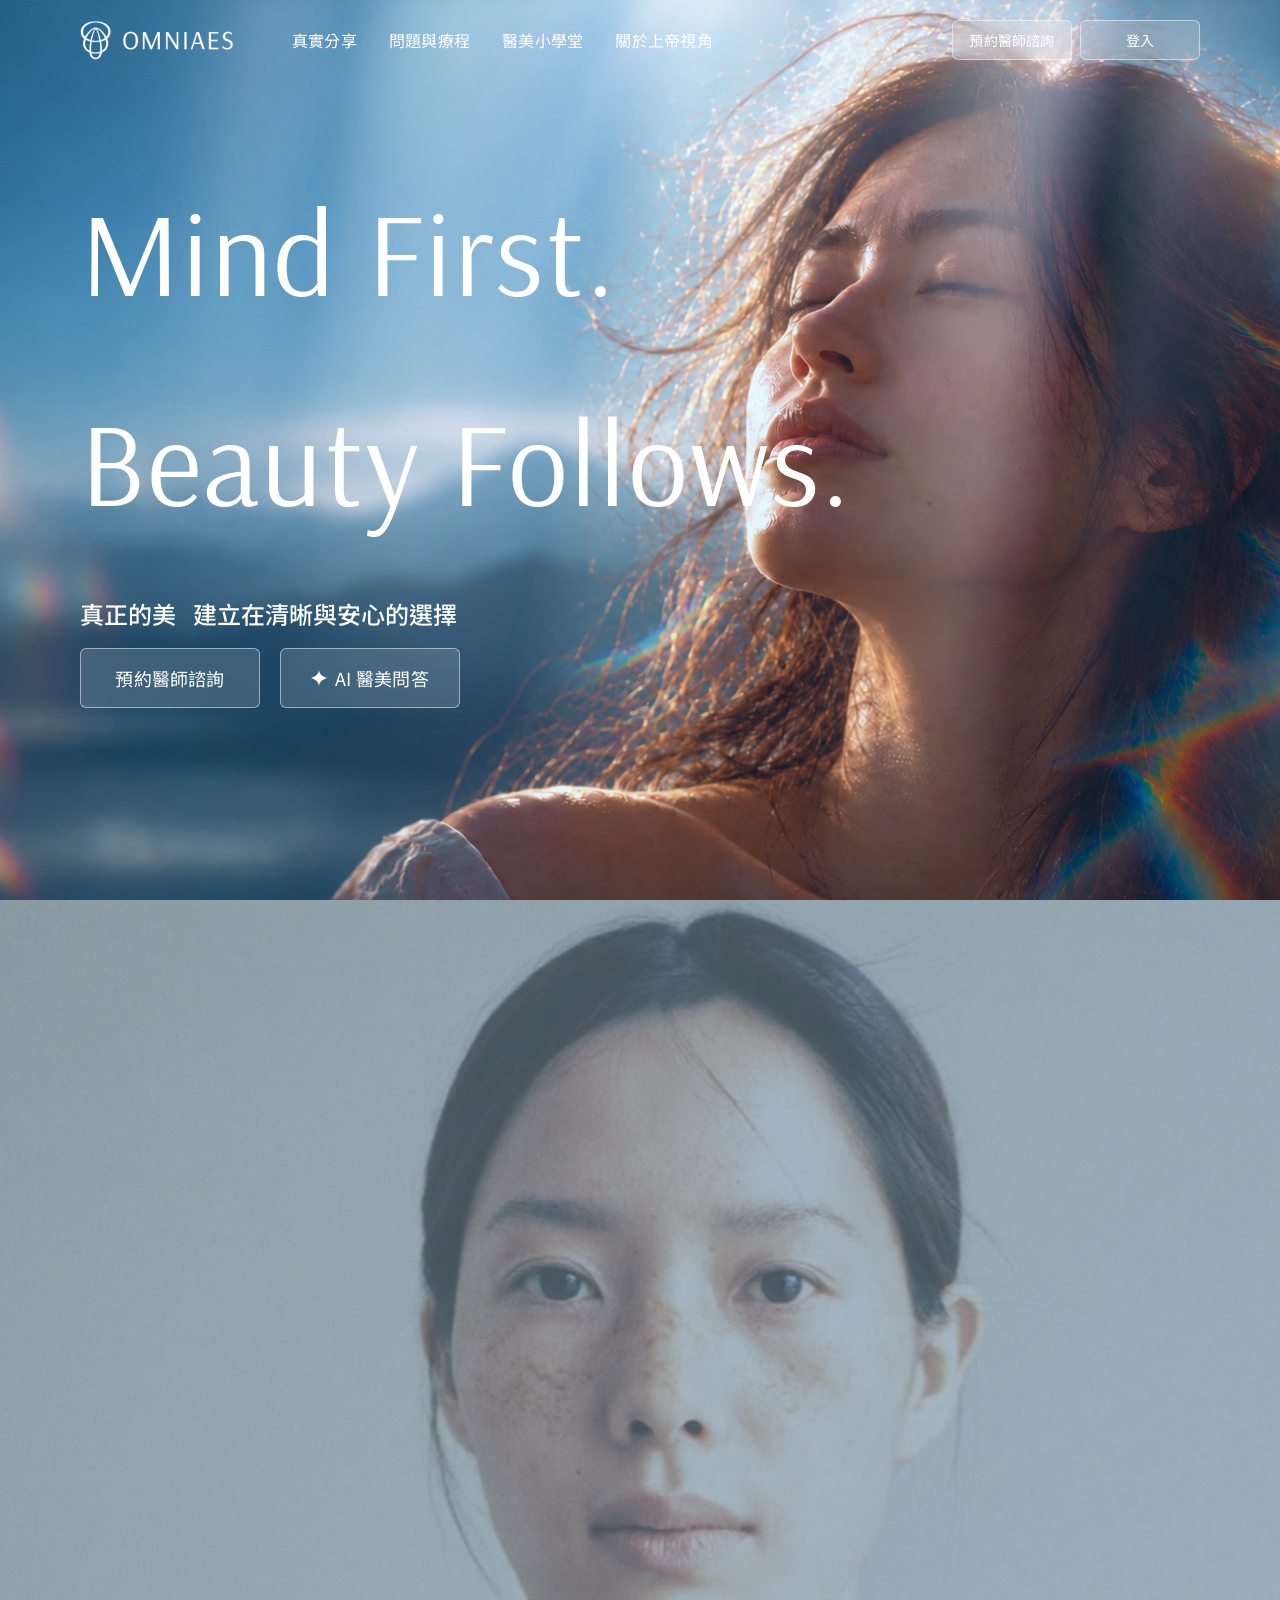
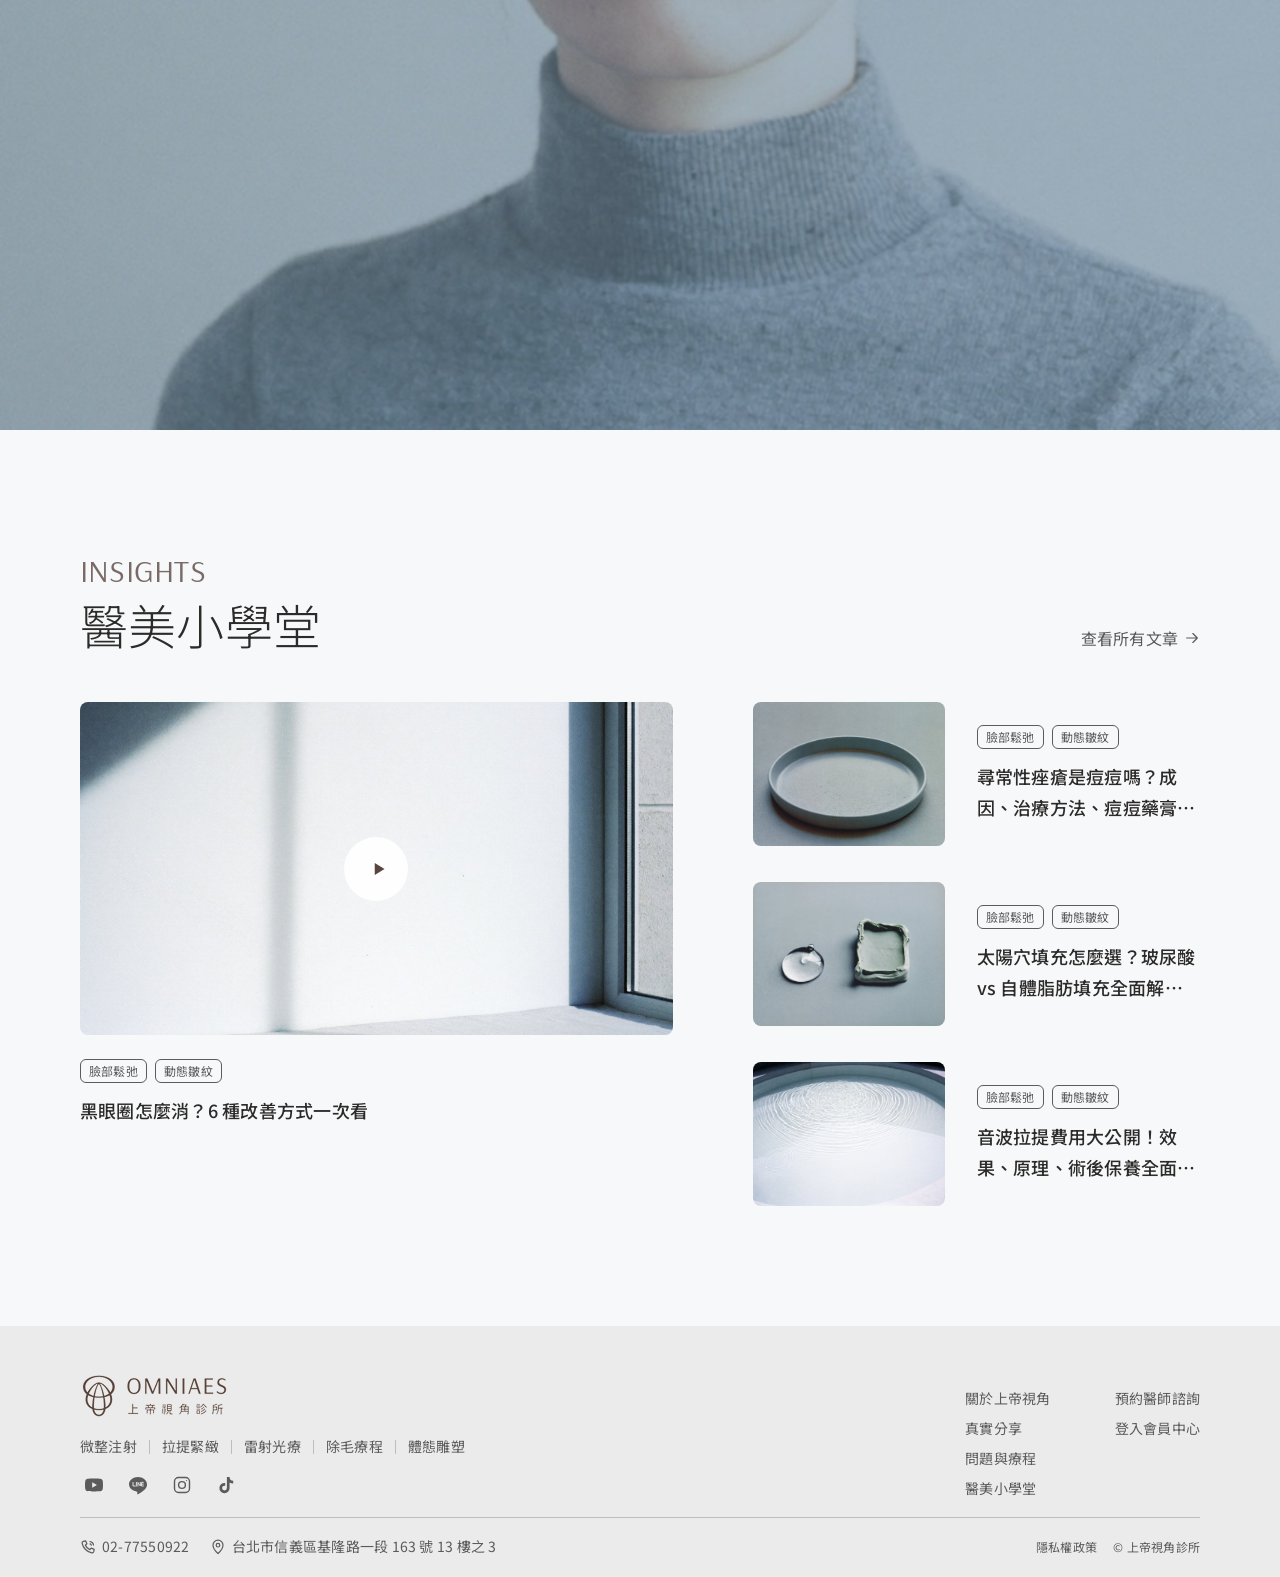
<file: index.html>
<!DOCTYPE html>
<html lang="zh-Hant">
<head>
<meta charset="UTF-8" />
<meta name="viewport" content="width=device-width, initial-scale=1" />
<meta name="robots" content="noindex, nofollow" />
<title>OMNIAES 上帝視角診所 ｜ Mind First. Beauty Follows.</title>
<meta name="description" content="真正的美，建立在清晰與安心的選擇。上帝視角 AI 先幫你整理需求、療程與價格，再安排醫師諮詢。" />
<link rel="preconnect" href="https://fonts.googleapis.com" />
<link rel="preconnect" href="https://fonts.gstatic.com" crossorigin />
<link href="https://fonts.googleapis.com/css2?family=Arsenal:ital,wght@0,400;0,700;1,400&family=Noto+Sans+TC:wght@300;400;500&display=swap" rel="stylesheet" />
<link rel="preload" as="image" href="./img/kv.jpg" />
<link rel="stylesheet" href="./css/tokens.css" />
<link rel="stylesheet" href="./css/main.css" />
</head>
<body>

<!-- ========== Nav ========== -->
<header class="nav" id="nav">
  <div class="container nav__inner">
    <a class="nav__brand" href="#top" aria-label="OMNIAES 上帝視角診所 首頁">
      <img src="./img/logo.png" alt="OMNIAES" width="154" height="40" />
    </a>
    <nav class="nav__links" aria-label="主選單">
      <a href="#">真實分享</a>
      <a href="#">問題與療程</a>
      <a href="#learn">醫美小學堂</a>
      <a href="#">關於上帝視角</a>
    </nav>
    <div class="nav__cta">
      <a class="nav__btn glass" href="#">預約醫師諮詢</a>
      <a class="nav__btn glass" href="#">登入</a>
    </div>
  </div>
</header>

<main id="top">

  <!-- ========== KV：照片 + 光線動態 ========== -->
  <section class="kv" id="kv" aria-labelledby="kv-title">
    <img class="kv__photo" src="./img/kv.jpg" alt="" width="1440" height="900" fetchpriority="high" />
    <div class="kv__dim" aria-hidden="true"></div>
    <div class="kv__aurora" aria-hidden="true"><div class="kv__aurora-layer"></div></div>

    <div class="container kv__content">
      <h1 class="kv__title" id="kv-title">
        <span class="reveal" style="--i:0">Mind First.</span>
        <span class="reveal" style="--i:1">Beauty Follows.</span>
      </h1>
      <p class="kv__sub reveal" style="--i:2"><span>真正的美</span> <span>建立在清晰與安心的選擇</span></p>
      <div class="kv__actions reveal" style="--i:3">
        <a class="kv__btn glass" href="#">預約醫師諮詢</a>
        <!-- 呼吸光暈：參考 CodePen Dennytrumpet/yLXVzma，彩色換成白光＋品牌藍 #A5BBC6。
             光暈放在外層 wrap 的 ::before，墊在毛玻璃按鈕後面，不會透過半透明按鈕把正面照亮 -->
        <span class="kv__glow">
          <a class="kv__btn glass" href="#ai">
            <svg viewBox="0 0 16 16" fill="currentColor" aria-hidden="true"><path d="M8 0c.4 3.9 2.1 5.6 8 8-5.9 2.4-7.6 4.1-8 8-.4-3.9-2.1-5.6-8-8 5.9-2.4 7.6-4.1 8-8z"/></svg>
            AI 醫美問答
          </a>
        </span>
      </div>
    </div>
  </section>

  <!-- ========== 上帝視角 AI ========== -->
  <section class="ai" id="ai" aria-labelledby="ai-title">
    <img class="ai__bg" src="./img/section2-bg.jpg" alt="" width="1440" height="900" loading="lazy" />
    <div class="container">

      <div class="ai__card reveal">
        <!-- 流動線條動態：移植自 tsi/lite 的 AI consultation 卡片（.ai-orb），2026-09-29 改為 280×280 -->
        <div class="ai-orb" aria-hidden="true">
          <canvas class="ai-orb__canvas" width="560" height="560"></canvas>
        </div>
        <!-- 2026-09-29 Sidney：標題視覺上隱藏；保留給螢幕閱讀器，也維持 h2 → h3 的大綱不跳級 -->
        <h2 class="ai__title sr-only" id="ai-title">上帝視角 AI</h2>
        <!-- 捲動到此區時以打字方式出現。ghost 是隱形的完整文字，先把高度撐好，打字時版面不會跳動 -->
        <p class="ai__lead typewriter"><span class="sr-only">嗨，想先從哪裡開始了解呢？告訴我你在意的地方，我會一步步了解你的需求，整理適合參考的療程與價格。</span><span class="typewriter__ghost" aria-hidden="true">嗨，想先從哪裡開始了解呢？
告訴我你在意的地方，我會一步步了解你的需求，整理適合參考的療程與價格。</span><span class="typewriter__out" aria-hidden="true"></span></p>

        <form class="ai__form" id="ai-form">
          <label class="sr-only" for="ai-input">你在意的部位或問題</label>
          <div class="ai__field">
            <input class="ai__input" id="ai-input" type="text" placeholder="請輸入您在意的部位或問題" autocomplete="off" />
            <button class="ai__send" type="submit" aria-label="送出">
              <svg viewBox="0 0 18 18" fill="none" stroke="currentColor" stroke-width="1.4" stroke-linecap="round" stroke-linejoin="round" aria-hidden="true"><path d="M3 9h12M10 4l5 5-5 5"/></svg>
            </button>
          </div>
          <ul class="ai__chips" aria-label="常見問題">
            <li><button class="ai__chip" type="button" aria-pressed="false">法令紋、淚溝等</button></li>
            <li><button class="ai__chip" type="button" aria-pressed="false">臉部輪廓</button></li>
            <li><button class="ai__chip" type="button" aria-pressed="false">膚況不好</button></li>
            <li><button class="ai__chip" type="button" aria-pressed="false">覺得有老化</button></li>
            <li><button class="ai__chip" type="button" aria-pressed="false">詢問音波拉提</button></li>
          </ul>
          <p class="ai__note" id="ai-note" aria-live="polite"></p>
        </form>
      </div>

      <ul class="features">
        <li class="feature reveal" style="--i:0">
          <svg class="feature__icon" viewBox="0 0 36 36" fill="none" stroke="currentColor" stroke-width="1.4" stroke-linecap="round" stroke-linejoin="round" aria-hidden="true">
            <path d="M6 30 24.5 11.5M22 9l5 5"/>
            <path d="M22 9l2.5-2.5 5 5L27 14"/>
            <path d="M12 5v4M10 7h4M28 20v4M26 22h4M8 14v2M7 15h2"/>
          </svg>
          <h3 class="feature__title">探索你的改善方向</h3>
          <p class="feature__desc">AI 助你分析需求，看見選擇可能性</p>
        </li>
        <li class="feature reveal" style="--i:1">
          <svg class="feature__icon" viewBox="0 0 36 36" fill="none" stroke="currentColor" stroke-width="1.4" stroke-linecap="round" stroke-linejoin="round" aria-hidden="true">
            <rect x="8" y="6.5" width="20" height="25" rx="2.5"/>
            <path d="M13 4v5M18 4v5M23 4v5M12.5 15h11M12.5 20h11M12.5 25h7"/>
          </svg>
          <h3 class="feature__title">療程價格，清楚掌握</h3>
          <p class="feature__desc">先了解方案與預算，再安排醫師諮詢</p>
        </li>
        <li class="feature reveal" style="--i:2">
          <svg class="feature__icon" viewBox="0 0 36 36" fill="none" stroke="currentColor" stroke-width="1.4" stroke-linecap="round" stroke-linejoin="round" aria-hidden="true">
            <path d="M18 5c-5.5 0-9.5 4-9.5 9 0 2.3.8 3.8.8 5.2 0 1.4-2.3 3.6-2.3 4.6 0 .8 1.5 1 2.3 1.2v3.2c0 1.3 1 2.3 2.3 2.3H15"/>
            <path d="M18 5v26M18 10h5l2.5-2.5M18 16h8M18 22h5l2.5 2.5"/>
            <circle cx="26.5" cy="6.5" r="1.3"/><circle cx="27.5" cy="16" r="1.3"/><circle cx="26.5" cy="25.5" r="1.3"/>
          </svg>
          <h3 class="feature__title">醫師打造 AI 知識庫</h3>
          <p class="feature__desc">分析依據皆來自診所專業資料，安心可信</p>
        </li>
      </ul>

    </div>
  </section>

  <!-- ========== 醫美小學堂：1 則主打影片 + 3 則文章（依 2026-09-29 線框稿） ========== -->
  <section class="learn" id="learn" aria-labelledby="learn-title">
    <div class="container">
      <div class="learn__head reveal">
        <div>
          <p class="learn__eyebrow">Insights</p>
          <h2 class="learn__title" id="learn-title">醫美小學堂</h2>
        </div>
        <a class="learn__more" href="#">查看所有文章
          <svg viewBox="0 0 18 18" fill="none" stroke="currentColor" stroke-width="1.4" stroke-linecap="round" stroke-linejoin="round" aria-hidden="true"><path d="M3 9h12M10 4l5 5-5 5"/></svg>
        </a>
      </div>

      <div class="learn__grid">
        <article class="feature-post reveal">
          <a class="feature-post__media post__thumb" href="#" aria-label="播放影片：黑眼圈怎麼消？6 種改善方式一次看">
            <img src="./img/article-darkcircles.jpg" alt="" width="1000" height="750" loading="lazy" decoding="async" />
            <span class="feature-post__play" aria-hidden="true">
              <svg viewBox="0 0 24 24" fill="currentColor"><path d="M9 6.5v11l9-5.5z"/></svg>
            </span>
          </a>
          <div class="feature-post__foot">
            <div class="post__body">
              <ul class="post__tags" aria-label="標籤"><li>臉部鬆弛</li><li>動態皺紋</li></ul>
              <h3 class="post__title">黑眼圈怎麼消？6 種改善方式一次看</h3>
            </div>
            <!-- 2026-09-29 Sidney：先隱藏，要恢復就拿掉 hidden -->
            <a class="learn__btn learn__btn--sm" href="#" target="_blank" rel="noopener" hidden>前往影片 <svg viewBox="0 0 16 16" fill="none" stroke="currentColor" stroke-width="1.3" stroke-linecap="round" stroke-linejoin="round" aria-hidden="true"><path d="M9 2.5h4.5V7M13.5 2.5 7.5 8.5M12 9.5v3a1 1 0 0 1-1 1H3.5a1 1 0 0 1-1-1V5a1 1 0 0 1 1-1h3"/></svg></a>
          </div>
        </article>

        <ul class="learn__list">
          <li class="reveal" style="--i:1">
            <a class="post post--row" href="#">
              <div class="post__thumb"><img src="./img/article-acne.jpg" alt="" width="1000" height="857" loading="lazy" decoding="async" /></div>
              <div class="post__body">
                <ul class="post__tags" aria-label="標籤"><li>臉部鬆弛</li><li>動態皺紋</li></ul>
                <h3 class="post__title">尋常性痤瘡是痘痘嗎？成因、治療方法、痘痘藥膏推薦一次看！</h3>
              </div>
            </a>
          </li>
          <li class="reveal" style="--i:2">
            <a class="post post--row" href="#">
              <div class="post__thumb"><img src="./img/article-temple.jpg" alt="" width="1000" height="741" loading="lazy" decoding="async" /></div>
              <div class="post__body">
                <ul class="post__tags" aria-label="標籤"><li>臉部鬆弛</li><li>動態皺紋</li></ul>
                <h3 class="post__title">太陽穴填充怎麼選？玻尿酸 vs 自體脂肪填充全面解析，改善夫妻宮凹陷困擾！</h3>
              </div>
            </a>
          </li>
          <li class="reveal" style="--i:3">
            <a class="post post--row" href="#">
              <div class="post__thumb"><img src="./img/article-ultherapy.jpg" alt="" width="1000" height="750" loading="lazy" decoding="async" /></div>
              <div class="post__body">
                <ul class="post__tags" aria-label="標籤"><li>臉部鬆弛</li><li>動態皺紋</li></ul>
                <h3 class="post__title">音波拉提費用大公開！效果、原理、術後保養全面解析</h3>
              </div>
            </a>
          </li>
        </ul>
      </div>
    </div>
  </section>
</main>

<!-- ========== Footer ========== -->
<footer class="footer">
  <div class="container">
    <div class="footer__top">
      <div>
        <img class="footer__logo" src="./img/footer-logo.png" alt="OMNIAES 上帝視角診所" width="150" height="48" loading="lazy" />
        <ul class="footer__cats" aria-label="療程類別">
          <li><a href="#">微整注射</a></li>
          <li><a href="#">拉提緊緻</a></li>
          <li><a href="#">雷射光療</a></li>
          <li><a href="#">除毛療程</a></li>
          <li><a href="#">體態雕塑</a></li>
        </ul>
        <ul class="footer__social" aria-label="社群媒體">
          <li><a href="#" aria-label="YouTube"><svg viewBox="0 0 20 20" fill="currentColor" aria-hidden="true"><path d="M18.6 5.6a2.3 2.3 0 0 0-1.6-1.6C15.6 3.6 10 3.6 10 3.6s-5.6 0-7 .4a2.3 2.3 0 0 0-1.6 1.6C1 7 1 10 1 10s0 3 .4 4.4A2.3 2.3 0 0 0 3 16c1.4.4 7 .4 7 .4s5.6 0 7-.4a2.3 2.3 0 0 0 1.6-1.6c.4-1.4.4-4.4.4-4.4s0-3-.4-4.4zM8.2 12.7V7.3L12.9 10l-4.7 2.7z"/></svg></a></li>
          <li><a href="#" aria-label="LINE"><svg viewBox="0 0 20 20" fill="currentColor" aria-hidden="true"><path d="M10 2C5 2 1 5.3 1 9.3c0 3.6 3.2 6.6 7.5 7.2.3.1.7.2.8.5.1.3.1.6 0 .9l-.1.8c0 .2-.2.9.8.5s5.4-3.2 7.4-5.5C18.8 12.2 19 10.8 19 9.3 19 5.3 15 2 10 2z"/><path d="M5 7.4v3.6h2.3M8.4 7.4V11M9.9 11V7.4l2.4 3.6V7.4M15.3 7.4h-1.9V11h1.9M13.4 9.2h1.9" style="fill:none;stroke:var(--footer-bg)" stroke-width=".9" stroke-linecap="round" stroke-linejoin="round" fill-rule="evenodd"/></svg></a></li>
          <li><a href="#" aria-label="Instagram"><svg viewBox="0 0 20 20" fill="none" stroke="currentColor" stroke-width="1.4" aria-hidden="true"><rect x="2.5" y="2.5" width="15" height="15" rx="4"/><circle cx="10" cy="10" r="3.4"/><circle cx="14.4" cy="5.6" r=".6" fill="currentColor" stroke="none"/></svg></a></li>
          <li><a href="#" aria-label="TikTok"><svg viewBox="0 0 20 20" fill="currentColor" aria-hidden="true"><path d="M13.6 2h-2.7v11.1a2.4 2.4 0 1 1-2.4-2.4c.2 0 .5 0 .7.1V8a5.1 5.1 0 1 0 4.4 5V7.4a6.3 6.3 0 0 0 3.6 1.1V5.8a3.7 3.7 0 0 1-3.6-3.8z"/></svg></a></li>
        </ul>
      </div>

      <ul class="footer__nav" aria-label="網站導覽">
        <li><a href="#">關於上帝視角</a></li>
        <li><a href="#">真實分享</a></li>
        <li><a href="#">問題與療程</a></li>
        <li><a href="#learn">醫美小學堂</a></li>
        <li><a href="#">預約醫師諮詢</a></li>
        <li><a href="#">登入會員中心</a></li>
      </ul>
    </div>

    <div class="footer__bottom">
      <div class="footer__contact">
        <a href="tel:0277550922">
          <svg viewBox="0 0 16 16" fill="none" stroke="currentColor" stroke-width="1.2" stroke-linejoin="round" aria-hidden="true"><path d="M5.6 1.8 3.3 2.3c-.8.2-1.4 1-1.2 1.9C3 9 7 13 11.8 13.9c.9.2 1.7-.4 1.9-1.2l.5-2.3-3-1.3-1.4 1.5C8 9.9 6.1 8 5.4 6.2l1.5-1.4-1.3-3z"/><path d="M10 2.5a4 4 0 0 1 3.5 3.5M10 4.8a1.8 1.8 0 0 1 1.3 1.3" stroke-linecap="round"/></svg>
          02-77550922
        </a>
        <span>
          <svg viewBox="0 0 16 16" fill="none" stroke="currentColor" stroke-width="1.2" aria-hidden="true"><path d="M8 14.5s5-4.6 5-8.3a5 5 0 0 0-10 0c0 3.7 5 8.3 5 8.3z"/><circle cx="8" cy="6.2" r="1.8"/></svg>
          台北市信義區基隆路一段 163 號 13 樓之 3
        </span>
      </div>
      <div class="footer__legal">
        <a href="#">隱私權政策</a>
        <span>© 上帝視角診所</span>
      </div>
    </div>
  </div>
</footer>

<script src="./js/main.js"></script>

</body>
</html>
</file>
<file: css/tokens.css>
/* OMNIAES — design tokens
   來源：OMNIAES-design-tokens.md（Figma 匯出，2026-09-28）
   命名直接對應 Figma 變數，改值請回 Figma 同步。 */

:root {
  /* ---------- Primary ramp（標準色） ---------- */
  --color-primary:      #58453E;
  --color-primary-10:   #EEECEC;
  --color-primary-20:   #DEDAD8;
  --color-primary-30:   #CDC7C5;
  --color-primary-40:   #BCB5B2;
  --color-primary-50:   #ACA29E;
  --color-primary-60:   #9B8F8B;
  --color-primary-70:   #8A7D78;
  --color-primary-80:   #796A65;
  --color-primary-90:   #695851;

  /* ---------- Secondary ramp（輔助色） ---------- */
  --color-secondary:    #A5BBC6;
  --color-secondary-10: #F6F8F9;
  --color-secondary-20: #EDF1F4;
  --color-secondary-30: #E4EBEE;
  --color-secondary-40: #DBE4E8;
  --color-secondary-50: #D2DDE2;
  --color-secondary-60: #C9D6DD;
  --color-secondary-70: #C0CFD7;
  --color-secondary-80: #B7C9D1;
  --color-secondary-90: #AEC2CC;

  /* ---------- Dark / utility（OMNIAES 預設 mode） ---------- */
  --color-black:     #2D2B2A;
  --color-blue:      #25363E;
  --color-grey:      #949494;
  --color-dark-grey: #5B5B5B;
  --color-liner:     #BEBEBE;
  --color-bg:        #F5F2E5;
  --color-white:     #FFFFFF;

  /* ---------- Font families ---------- */
  --font-tc: "Noto Sans TC", "PingFang TC", "Microsoft JhengHei", sans-serif;
  --font-en: "Arsenal", var(--font-tc);

  /* ---------- Font sizes（xs 12 → 11xl 200） ---------- */
  --fs-xs:   12px;
  --fs-sm:   14px;
  --fs-md:   16px;
  --fs-lg:   18px;
  --fs-xl:   20px;
  --fs-2xl:  24px;
  --fs-3xl:  32px;
  --fs-4xl:  40px;
  --fs-5xl:  48px;
  --fs-6xl:  64px;
  --fs-7xl:  80px;
  --fs-8xl:  96px;
  --fs-9xl:  120px;
  --fs-10xl: 160px;
  --fs-11xl: 200px;

  /* Figma 的 letter-spacing 1.5 是百分比 */
  --tracking: 0.015em;

  /* ---------- Layout（量自 1440 完稿） ---------- */
  --container: 1280px;
  --gutter: 80px;
  --radius-sm: 6px;
  --radius-md: 8px;
  --radius-pill: 999px;

  /* ---------- Hero 標題（Tweaks 可調） ---------- */
  --hero-title-size: var(--fs-9xl);
  --hero-title-style: normal;

  /* ---------- Motion（Tweaks 可調） ---------- */
  --motion-duration: 800ms;
  --reveal-distance: 40px;
  --ease: cubic-bezier(0.42, 0, 0.58, 1);

  /* ---------- KV 進場：呼吸感（Tweaks 可調） ----------
     0ms     照片從 40% 暗漸亮回原亮度，2400ms
     600ms   Mind First. 淡入上移 48px，1800ms；Beauty Follows. 再晚 400ms
     2000ms  副標、按鈕依序跟上 */
  --kv-dim:            0.4;
  --kv-fade-duration:  2400ms;
  --title-duration:    1800ms;
  --title-delay:       600ms;
  --title-stagger:     400ms;
  --title-distance:    48px;
  --ease-breath: cubic-bezier(0.25, 0.46, 0.45, 0.94); /* ease-out-quad：均勻移動、輕輕收尾 */

  /* ---------- KV 光線動態（Tweaks 可調） ----------
     顏色取自 KV 照片本身：輔助色藍灰、陽光暖白、稜鏡炫光的淡粉紫與淡青。 */
  --aurora-speed:   60s;
  --aurora-opacity: 0.55;
  --aurora-blur:    10px;
  --aurora-angle:   100deg;
  --aurora-x:       68%;
  --aurora-y:       0%;
  --aurora-blend:   screen;
  --aurora-c1: #A5BBC6;
  --aurora-c2: #F6E7D2;
  --aurora-c3: #DBE4E8;
  --aurora-c4: #E7D8EE;
  --aurora-c5: #C8E0DE;
}
</file>
<file: css/main.css>
/* OMNIAES — 首頁原型
   版面數值量自 index-1440.png（1440 寬完稿）。 */

*, *::before, *::after { box-sizing: border-box; }

html { -webkit-text-size-adjust: 100%; }

body {
  margin: 0;
  background: var(--color-bg);
  color: var(--color-black);
  font-family: var(--font-tc);
  font-size: var(--fs-md);
  line-height: 1.5;
  letter-spacing: var(--tracking);
  -webkit-font-smoothing: antialiased;
}

img, svg { display: block; }
a { color: inherit; text-decoration: none; }
button, input { font: inherit; letter-spacing: inherit; color: inherit; }

.container {
  width: 100%;
  max-width: calc(var(--container) + var(--gutter) * 2);
  margin: 0 auto;
  padding: 0 var(--gutter);
}

.sr-only {
  position: absolute; width: 1px; height: 1px; padding: 0; margin: -1px;
  overflow: hidden; clip: rect(0 0 0 0); white-space: nowrap; border: 0;
}

:focus-visible { outline: 2px solid var(--color-white); outline-offset: 3px; }

/* ================================================================
   Glass 表面：導覽按鈕、KV CTA 共用同一種毛玻璃
   ================================================================ */
.glass {
  background: rgba(255, 255, 255, 0.14);
  border: 1px solid rgba(255, 255, 255, 0.5);
  -webkit-backdrop-filter: blur(12px);
  backdrop-filter: blur(12px);
  color: var(--color-white);
  transition: background-color 200ms var(--ease), border-color 200ms var(--ease);
}
.glass:hover { background: rgba(255, 255, 255, 0.26); border-color: rgba(255, 255, 255, 0.8); }

/* ================================================================
   Nav — 貼齊 KV 頂端，捲動後加深色玻璃底，確保白字在淺色區塊上仍可讀
   ================================================================ */
.nav {
  position: fixed;
  inset: 0 0 auto 0;
  z-index: 50;
  transition: background-color 300ms var(--ease), backdrop-filter 300ms var(--ease);
}
.nav.is-scrolled {
  background: rgba(37, 54, 62, 0.55); /* --color-blue */
  -webkit-backdrop-filter: blur(16px);
  backdrop-filter: blur(16px);
}
.nav__inner {
  display: flex;
  align-items: center;
  height: 80px;
}
/* LOGO.png 原檔是金色漸層；header 用濾鏡轉成全白（先壓成全黑再反相，透明區不受影響） */
.nav__brand img { width: 154px; height: 40px; filter: brightness(0) invert(1); }
.nav__links {
  display: flex;
  gap: 32px;
  margin-left: 58px;
  font-size: var(--fs-md);
  color: var(--color-white);
}
.nav__links a { padding: 8px 0; border-bottom: 1px solid transparent; transition: border-color 200ms var(--ease); }
.nav__links a:hover { border-bottom-color: currentColor; }
.nav__cta { display: flex; gap: 8px; margin-left: auto; }
.nav__btn {
  display: inline-flex; align-items: center; justify-content: center;
  width: 120px; height: 40px;
  border-radius: var(--radius-sm);
  font-size: var(--fs-sm);
}

/* ================================================================
   KV
   ================================================================ */
.kv {
  position: relative;
  height: 900px;
  max-height: 100svh;
  min-height: 640px;
  overflow: hidden;
  background: var(--color-blue);
  color: var(--color-white);
  isolation: isolate;
}
.kv__photo {
  position: absolute; inset: 0;
  width: 100%; height: 100%;
  object-fit: cover;
  object-position: 70% 30%;
  z-index: -2;
}

/* ---------- 光線動態：Aceternity Aurora Background 的原生 CSS 改寫 ----------
   原理：黑色條紋（留透明縫）× 彩色條紋，兩層尺寸不同、同時平移，
   用 difference 疊出流動的光帶；外層用 screen 疊回照片 → 黑色部分完全消失，
   只剩光帶把照片「照亮」，不會像蓋了一層濾鏡。
   遮罩把光集中在右上角照片原本的光源處。 */
/* 進場暗幕：黑色 40% 疊在照片上 = brightness(0.6)，但只動 opacity，不必每幀重算濾鏡 */
.kv__dim {
  position: absolute; inset: 0;
  z-index: -2;
  background: #000;
  opacity: var(--kv-dim);
  pointer-events: none;
  transition: opacity var(--kv-fade-duration) cubic-bezier(0.45, 0, 0.55, 1);
}
.kv.is-in .kv__dim { opacity: 0; }

.kv__aurora {
  position: absolute;
  inset: 0;
  z-index: -1;
  pointer-events: none;
  overflow: hidden;
  opacity: var(--aurora-opacity);
  mix-blend-mode: var(--aurora-blend);
  -webkit-mask-image: radial-gradient(ellipse at var(--aurora-x) var(--aurora-y), #000 10%, transparent 70%);
  mask-image: radial-gradient(ellipse at var(--aurora-x) var(--aurora-y), #000 10%, transparent 70%);
}
.kv__aurora-layer {
  --dark-gradient: repeating-linear-gradient(var(--aurora-angle),
    #000 0%, #000 7%, transparent 10%, transparent 12%, #000 16%);
  --aurora: repeating-linear-gradient(var(--aurora-angle),
    var(--aurora-c1) 10%, var(--aurora-c2) 15%, var(--aurora-c3) 20%,
    var(--aurora-c4) 25%, var(--aurora-c5) 30%);
  position: absolute;
  inset: -10px;
  background-image: var(--dark-gradient), var(--aurora);
  background-size: 300%, 200%;
  background-position: 50% 50%, 50% 50%;
  filter: blur(var(--aurora-blur));
  will-change: transform;
}
.kv__aurora-layer::after {
  content: "";
  position: absolute;
  inset: 0;
  background-image: var(--dark-gradient), var(--aurora);
  background-size: 200%, 100%;
  background-attachment: fixed;
  mix-blend-mode: difference;
  animation: aurora var(--aurora-speed) linear infinite;
}
@keyframes aurora {
  from { background-position: 50% 50%, 50% 50%; }
  to   { background-position: 350% 50%, 350% 50%; }
}

.kv__content {
  position: relative;
  height: 100%;
  display: flex;
  flex-direction: column;
  justify-content: center;
  padding-bottom: 46px;
}
.kv__title {
  margin: 0;
  font-family: var(--font-en);
  font-weight: 400;
  font-style: var(--hero-title-style);
  font-size: var(--hero-title-size);
  line-height: 1.75;
  letter-spacing: var(--tracking);
}
.kv__title span { display: block; }
.kv__sub {
  margin: 31px 0 0;
  font-size: var(--fs-2xl);
  font-weight: 500;
  line-height: 1.38;
  letter-spacing: 0;
  word-spacing: 0.5em;
}
.kv__actions { display: flex; gap: 20px; margin-top: 18px; }
.kv__btn {
  display: inline-flex; align-items: center; justify-content: center; gap: 8px;
  width: 180px; height: 60px;
  border-radius: var(--radius-sm);
  font-size: var(--fs-lg);
}
.kv__btn svg { width: 16px; height: 16px; }

/* AI 醫美問答：呼吸光暈（參考 CodePen Dennytrumpet/yLXVzma，3s 一輪 scale 1 → 1.08）
   原版粉紫色換成左白光、右品牌藍 #A5BBC6。按鈕是半透明毛玻璃，
   所以光用「外陰影」畫：外陰影只畫在元素外圍、不會出現在按鈕正下方，
   光不會從按鈕正面透出來壓低白字對比，邊緣也是自然柔化（不用遮罩裁切）。 */
.kv__glow { position: relative; display: inline-flex; isolation: isolate; }
.kv__glow::before {
  content: "";
  position: absolute;
  inset: 0;
  z-index: -1;
  border-radius: var(--radius-sm);
  pointer-events: none;
  animation: glow-breath 3s ease-in-out infinite;
}
/* 原版是整塊光暈 scale 1 → 1.08。這裡光暈層必須跟按鈕一樣大（放大會在按鈕外留一圈沒照到的暗縫），
   所以改成讓陰影本身往外擴散、變亮，視覺上一樣是「光在呼吸」。 */
@keyframes glow-breath {
  /* 2026-09-29 Sidney：光暈範圍依序縮到 90% → 80% → 80%（累計為最初的 57.6%；位移、模糊、擴散等比縮，亮度不變） */
  0%, 100% {
    box-shadow:
      -4.61px 0 11.52px 0 rgba(255, 255, 255, 0.45),
       4.61px 0 11.52px 0 rgba(165, 187, 198, 0.6),
       0      0  5.76px 0 rgba(219, 228, 232, 0.35);
  }
  50% {
    box-shadow:
      -6.91px 0 18.43px 2.3px rgba(255, 255, 255, 0.8),
       6.91px 0 18.43px 2.3px rgba(165, 187, 198, 1),
       0      0  9.22px 1.15px rgba(219, 228, 232, 0.65);
  }
}

/* 進場：參考元件的 fade-up（delay 300ms、0.8s ease-in-out） */
.reveal {
  opacity: 0;
  transform: translateY(var(--reveal-distance));
  transition:
    opacity var(--motion-duration) var(--ease),
    transform var(--motion-duration) var(--ease);
  transition-delay: calc(300ms + var(--i, 0) * 120ms);
}
.is-in .reveal, .reveal.is-in { opacity: 1; transform: none; }

/* KV 主標：比其他元素更慢、更長的淡入上移，營造呼吸感 */
.kv__title .reveal {
  transform: translateY(var(--title-distance));
  transition-duration: var(--title-duration);
  transition-timing-function: var(--ease-breath);
  transition-delay: calc(var(--title-delay) + var(--i, 0) * var(--title-stagger));
}
.kv__sub.reveal     { transition-delay: calc(var(--title-delay) + 1400ms); }
.kv__actions.reveal { transition-delay: calc(var(--title-delay) + 1600ms); }
.kv.is-in .kv__title .reveal { transform: none; }
/* Tweaks 重播用：瞬間回到起始狀態，不倒放 */
.kv.no-anim .kv__dim, .kv.no-anim .reveal { transition: none !important; }
/* Section2 離開畫面後重設：瞬間回到起始狀態，下次進入再跑一次進場 */
.ai.no-anim .reveal { transition: none !important; }

/* ================================================================
   Section 2 — 上帝視角 AI
   ================================================================ */
.ai {
  position: relative;
  padding: 196px 0 200px;
  color: var(--color-white);
  isolation: isolate;
  overflow: hidden;
}
.ai__bg {
  position: absolute; inset: 0;
  width: 100%; height: 100%;
  object-fit: cover;
  object-position: 50% 20%;
  z-index: -2;
}
/* 2026-09-29 Sidney 決定：背景圖原樣呈現，不加壓暗遮罩。
   代價：白字在圖最亮處對比約 2.0:1（卡片內文）、2.2:1（三欄特色），未達 AA。 */

.ai__card {
  padding: 40px 40px 40px;
  border: 1.5px solid rgba(255, 255, 255, 0.55);
  border-radius: var(--radius-md);
  background: rgba(255, 255, 255, 0.06);
  -webkit-backdrop-filter: blur(14px);
  backdrop-filter: blur(14px);
  text-align: center;
}
/* 流動線條動態：移植自 tsi/lite（clinic-backup-push.netlify.app/tsi/lite）的 .ai-orb，
   尺寸 280×280（2026-09-29 由 320 改小）、透明底、白色粒子連線＋流動緞帶，畫布邏輯在 js/main.js 最後一段 */
.ai-orb {
  width: min(280px, 100%);
  aspect-ratio: 1 / 1;
  margin: 0 auto 8px;
  position: relative;
  border-radius: 50%;
  overflow: hidden;
  isolation: isolate;
  background: transparent;
}
.ai-orb__canvas { display: block; width: 100%; height: 100%; }

.ai__title {
  margin: 0;
  font-size: var(--fs-3xl);
  font-weight: 500;
  line-height: 1.38;
}
.ai__lead {
  margin: 20px 0 0;
  font-size: var(--fs-md);
  line-height: 1.75;
}

/* 打字效果：ghost 撐高度（隱形），out 疊在上面逐字出現 */
.typewriter { position: relative; white-space: pre-line; }
.typewriter__ghost { visibility: hidden; }
.typewriter__out { position: absolute; inset: 0; }
.typewriter.is-typing .typewriter__out::after {
  content: "";
  display: inline-block;
  width: 1px;
  height: 1.1em;
  margin-left: 2px;
  vertical-align: -0.15em;
  background: currentColor;
  animation: caret 900ms steps(1) infinite;
}
@keyframes caret { 50% { opacity: 0; } }

.ai__form { position: relative; margin-top: 36px; text-align: left; }
.ai__field {
  display: flex;
  align-items: center;
  height: 64px;
  padding: 0 12px 0 16px;
  border-radius: var(--radius-md);
  background: rgba(255, 255, 255, 0.78);
  border: 1px solid rgba(255, 255, 255, 0.9);
  transition: background-color 200ms var(--ease);
}
.ai__field:focus-within { background: rgba(255, 255, 255, 0.94); }
.ai__input {
  flex: 1;
  min-width: 0;
  height: 100%;
  border: 0;
  background: none;
  outline: none;
  font-size: var(--fs-md);
  color: var(--color-black);
}
.ai__input::placeholder { color: var(--color-primary-80); }
.ai__send {
  flex: none;
  display: grid; place-items: center;
  width: 40px; height: 40px;
  border: 0;
  border-radius: var(--radius-sm);
  background: var(--color-primary);
  color: var(--color-white);
  cursor: pointer;
  transition: background-color 200ms var(--ease);
}
.ai__send:hover { background: var(--color-primary-90); }
.ai__send svg { width: 18px; height: 18px; }
.ai__send:focus-visible { outline-color: var(--color-primary); }

.ai__chips {
  display: flex;
  flex-wrap: wrap;
  gap: 8px;
  margin: 12px 0 0;
  padding: 0;
  list-style: none;
}
.ai__chip {
  height: 32px;
  padding: 0 11px;
  border: 1px solid rgba(255, 255, 255, 0.85);
  border-radius: var(--radius-pill);
  background: transparent;
  color: var(--color-white);
  font-size: var(--fs-sm);
  cursor: pointer;
  transition: background-color 200ms var(--ease), color 200ms var(--ease);
}
.ai__chip:hover, .ai__chip[aria-pressed="true"] { background: var(--color-white); color: var(--color-primary); }

.ai__note {
  position: absolute;
  top: calc(100% + 8px);
  left: 0;
  margin: 0;
  font-size: var(--fs-sm);
  color: var(--color-white);
}

/* ---------- 三欄特色 ---------- */
.features {
  display: grid;
  grid-template-columns: repeat(3, 1fr);
  margin: 40px 0 0;
  padding: 0;
  list-style: none;
  color: var(--color-primary-10);
  text-align: center;
}
.feature { position: relative; padding: 0 16px; }
.feature + .feature::before {
  content: "";
  position: absolute;
  left: 0; top: 28px;
  width: 1px; height: 60px;
  background: var(--color-primary-10);
}
.feature__icon { width: 36px; height: 36px; margin: 0 auto; }
.feature__title {
  margin: 20px 0 0;
  font-size: var(--fs-xl);
  font-weight: 500;
  line-height: 1.38;
}
.feature__desc { margin: 4px 0 0; font-size: var(--fs-sm); line-height: 1.75; }

/* ================================================================
   醫美小學堂 — 依 2026-09-29 線框稿：左 1 則主打影片、右 3 則文章，卡片只有 tag + 主標
   冷灰底 secondary-10 和 footer 的米色冷暖分開
   ================================================================ */
.learn { padding: 120px 0; background: var(--color-secondary-10); color: var(--color-black); }

.learn__head {
  display: flex;
  justify-content: space-between;
  align-items: flex-end;
  gap: 24px;
}
.learn__eyebrow {
  margin: 0;
  font-family: var(--font-en);
  font-size: var(--fs-3xl);
  line-height: 1.25;
  text-transform: uppercase;
  color: var(--color-primary-80);
}
.learn__title {
  margin: 4px 0 0;
  font-size: var(--fs-5xl);
  font-weight: 300;
  line-height: 1.25;
}

/* 查看所有文章：降為文字連結（次要動作），不跟頁面主 CTA 搶視線 */
.learn__more {
  flex: none;
  display: inline-flex;
  align-items: center;
  gap: 6px;
  padding: 4px 0;
  font-size: var(--fs-md);
  color: var(--color-dark-grey);
  transition: color 200ms var(--ease);
}
.learn__more svg { width: 16px; height: 16px; transition: transform 200ms var(--ease); }
.learn__more:hover { color: var(--color-primary); }
.learn__more:hover svg { transform: translateX(4px); }
.learn__more:focus-visible { outline-color: var(--color-primary); }

/* 線框稿的描邊按鈕：前往影片（目前隱藏） */
.learn__btn {
  flex: none;
  display: inline-flex;
  align-items: center;
  justify-content: center;
  gap: 8px;
  height: 56px;
  padding: 0 28px;
  border: 1px solid var(--color-black);
  border-radius: var(--radius-md);
  font-size: var(--fs-md);
  color: var(--color-black);
  transition: background-color 200ms var(--ease), color 200ms var(--ease);
}
.learn__btn:hover { background: var(--color-black); color: var(--color-white); }
.learn__btn:focus-visible { outline-color: var(--color-primary); }
.learn__btn svg { width: 16px; height: 16px; }
.learn__btn[hidden] { display: none; }

.learn__grid {
  display: grid;
  grid-template-columns: 53fr 40fr;
  column-gap: 80px;
  align-items: start;
  margin-top: 48px;
}

.post { display: block; color: inherit; }
.post:focus-visible, .feature-post__media:focus-visible { outline-color: var(--color-primary); }
.post__thumb { position: relative; display: block; overflow: hidden; border-radius: var(--radius-md); background: var(--color-secondary-40); }
.post__thumb img {
  width: 100%; height: 100%;
  object-fit: cover;
  transition: transform 600ms var(--ease);
}
.post:hover .post__thumb img, .feature-post__media:hover img { transform: scale(1.04); }

.post__tags { display: flex; flex-wrap: wrap; gap: 8px; margin: 0; padding: 0; list-style: none; }
.post__tags li {
  display: inline-flex;
  align-items: center;
  height: 24px;
  padding: 0 8px;
  border: 1px solid var(--color-dark-grey);
  border-radius: var(--radius-sm);
  font-size: var(--fs-xs);
  line-height: 1;
  color: var(--color-dark-grey);
}
.post__title {
  margin: 12px 0 0;
  font-size: var(--fs-lg);
  font-weight: 500;
  line-height: 1.75;
  display: -webkit-box;
  -webkit-line-clamp: 2;
  -webkit-box-orient: vertical;
  overflow: hidden;
  transition: color 200ms var(--ease);
}
.post:hover .post__title { color: var(--color-primary); }

/* ---------- 主打影片 ---------- */
.feature-post__media { aspect-ratio: 16 / 9; }
.feature-post__play {
  position: absolute;
  top: 50%; left: 50%;
  display: grid;
  place-items: center;
  width: 64px; height: 64px;
  border-radius: 50%;
  background: rgba(255, 255, 255, 0.9);
  color: var(--color-primary);
  transform: translate(-50%, -50%);
  transition:
    transform 300ms var(--ease),
    background-color 300ms var(--ease),
    color 300ms var(--ease),
    box-shadow 300ms var(--ease);
}
.feature-post__play svg { width: 26px; height: 26px; margin-left: 3px; }
/* hover：咖啡色底、白色 icon、加陰影（Sidney 2026-09-29 指定） */
.feature-post__media:hover .feature-post__play,
.feature-post__media:focus-visible .feature-post__play {
  background: var(--color-primary);
  color: var(--color-white);
  box-shadow: 0 8px 24px rgba(88, 69, 62, 0.35);
  transform: translate(-50%, -50%) scale(1.08);
}
.feature-post__foot {
  display: flex;
  justify-content: space-between;
  align-items: flex-end;
  gap: 32px;
  margin-top: 24px;
}

/* ---------- 右側三則 ---------- */
.learn__list { display: flex; flex-direction: column; gap: 36px; margin: 0; padding: 0; list-style: none; }
.post--row {
  display: grid;
  grid-template-columns: 192px 1fr;
  gap: 32px;
  align-items: center;
}
.post--row .post__thumb { aspect-ratio: 4 / 3; }

/* ================================================================
   Footer
   ================================================================ */
/* 2026-09-29 Sidney 指定 footer 底色 #EBEBEB（不改 Figma 的 --color-bg token） */
.footer { --footer-bg: #EBEBEB; padding: 44px 0 20px; background: var(--footer-bg); color: var(--color-dark-grey); }
.footer__top { display: flex; justify-content: space-between; gap: 40px; }

/* footer 專用 lockup（footer-logo.png，含「上帝視角診所」字樣），原尺寸 150×48 */
.footer__logo { width: 150px; height: 48px; }

.footer__cats {
  display: flex;
  flex-wrap: wrap;
  margin: 18px 0 0;
  padding: 0;
  list-style: none;
  font-size: var(--fs-sm);
}
.footer__cats li + li::before {
  content: "";
  display: inline-block;
  width: 1px; height: 14px;
  margin: 0 12px;
  vertical-align: -2px;
  background: var(--color-liner);
}
.footer__cats a:hover, .footer__nav a:hover { color: var(--color-primary); }

.footer__social { display: flex; gap: 16px; margin: 14px 0 0; padding: 0; list-style: none; }
.footer__social a { display: grid; place-items: center; width: 28px; height: 28px; color: var(--color-dark-grey); transition: color 200ms var(--ease); }
.footer__social a:hover { color: var(--color-primary); }
.footer__social svg { width: 20px; height: 20px; }

.footer__nav {
  display: grid;
  grid-template-columns: repeat(2, auto);
  grid-auto-flow: column;
  grid-template-rows: repeat(4, auto);
  column-gap: 64px;
  row-gap: 9px;
  align-content: start;
  margin: 18px 0 0;
  padding: 0;
  list-style: none;
  font-size: var(--fs-sm);
}

.footer__bottom {
  display: flex;
  justify-content: space-between;
  align-items: center;
  gap: 24px;
  margin-top: 18px;
  padding-top: 18px;
  border-top: 1px solid var(--color-liner);
  font-size: var(--fs-sm);
}
.footer__contact { display: flex; flex-wrap: wrap; gap: 20px; }
.footer__contact span, .footer__contact a { display: inline-flex; align-items: center; gap: 6px; }
.footer__contact svg { width: 16px; height: 16px; flex: none; }
.footer__legal { display: flex; gap: 16px; font-size: var(--fs-xs); color: var(--color-dark-grey); }

/* ================================================================
   RWD
   ================================================================ */
@media (max-width: 1100px) {
  :root { --gutter: 40px; }
  .nav__links { margin-left: 32px; gap: 20px; }
  .learn__grid { grid-template-columns: 1fr; row-gap: 48px; }
  .kv { --hero-title-size: clamp(64px, 10vw, 120px); }
}

@media (max-width: 860px) {
  .nav__links { display: none; }
  .features { grid-template-columns: 1fr; gap: 40px; }
  .feature + .feature::before { left: 50%; top: -20px; width: 60px; height: 1px; transform: translateX(-50%); }
  .footer__top { flex-direction: column; gap: 8px; }
  .footer__bottom { flex-direction: column; align-items: flex-start; }
}

@media (max-width: 600px) {
  :root { --gutter: 16px; }
  .nav__inner { height: 64px; }
  .nav__brand img { width: 116px; height: 30px; }
  .nav__btn { width: auto; padding: 0 12px; height: 36px; }
  .kv { height: 100svh; max-height: none; min-height: 600px; }
  .kv__photo { object-position: 72% 50%; }
  /* 手機版標題落在臉部下方亮面、Logo 落在亮天空：上下各加品牌深藍漸層確保可讀 */
  .kv::after {
    content: "";
    position: absolute; inset: 0;
    z-index: -1;
    background:
      linear-gradient(to bottom, rgba(37, 54, 62, 0.5) 0, rgba(37, 54, 62, 0) 120px),
      linear-gradient(to top, rgba(37, 54, 62, 0.82) 0%, rgba(37, 54, 62, 0.5) 38%, rgba(37, 54, 62, 0) 62%);
    pointer-events: none;
  }
  .kv { --aurora-opacity: 0.4; --aurora-x: 50%; }
  .kv__content { justify-content: flex-end; padding-bottom: 56px; }
  .kv { --hero-title-size: var(--fs-5xl); }
  .kv__title { line-height: 1.2; }
  .kv__sub { margin-top: 20px; font-size: var(--fs-xl); word-spacing: 0; }
  .kv__sub span { display: block; }
  .kv__actions { gap: 12px; }
  .kv__btn { flex: 1; width: auto; height: 52px; font-size: var(--fs-md); }
  .kv__glow { flex: 1; }
  .kv__glow .kv__btn { width: 100%; }
  .ai { padding: 96px 0; }
  .ai__card { padding: 32px 16px; }
  .ai__title { font-size: var(--fs-2xl); }
  .ai__field { height: 56px; }
  .footer__nav { grid-template-columns: repeat(2, 1fr); column-gap: 24px; }
  .learn { padding: 80px 0; }
  .learn__head { flex-direction: column; align-items: flex-start; }
  .learn__eyebrow { font-size: var(--fs-xl); }
  .learn__title { font-size: var(--fs-3xl); }
  .learn__grid { row-gap: 32px; margin-top: 32px; }
  .feature-post__foot { flex-direction: column; align-items: stretch; gap: 16px; }
  .learn__list { gap: 24px; }
  .post--row { grid-template-columns: 112px 1fr; gap: 16px; align-items: start; }
  .post--row .post__title { font-size: var(--fs-md); }
}

@media (prefers-reduced-motion: reduce) {
  .kv__aurora-layer::after { animation: none; }
  .reveal { transition: none; opacity: 1; transform: none; }
  .kv__title .reveal { transform: none; }
  .kv__dim { transition: none; opacity: 0; }
  .kv__glow::before {
    animation: none;
    box-shadow: -5.76px 0 14.98px 1.15px rgba(255, 255, 255, 0.6), 5.76px 0 14.98px 1.15px rgba(165, 187, 198, 0.8);
  }
}
</file>
